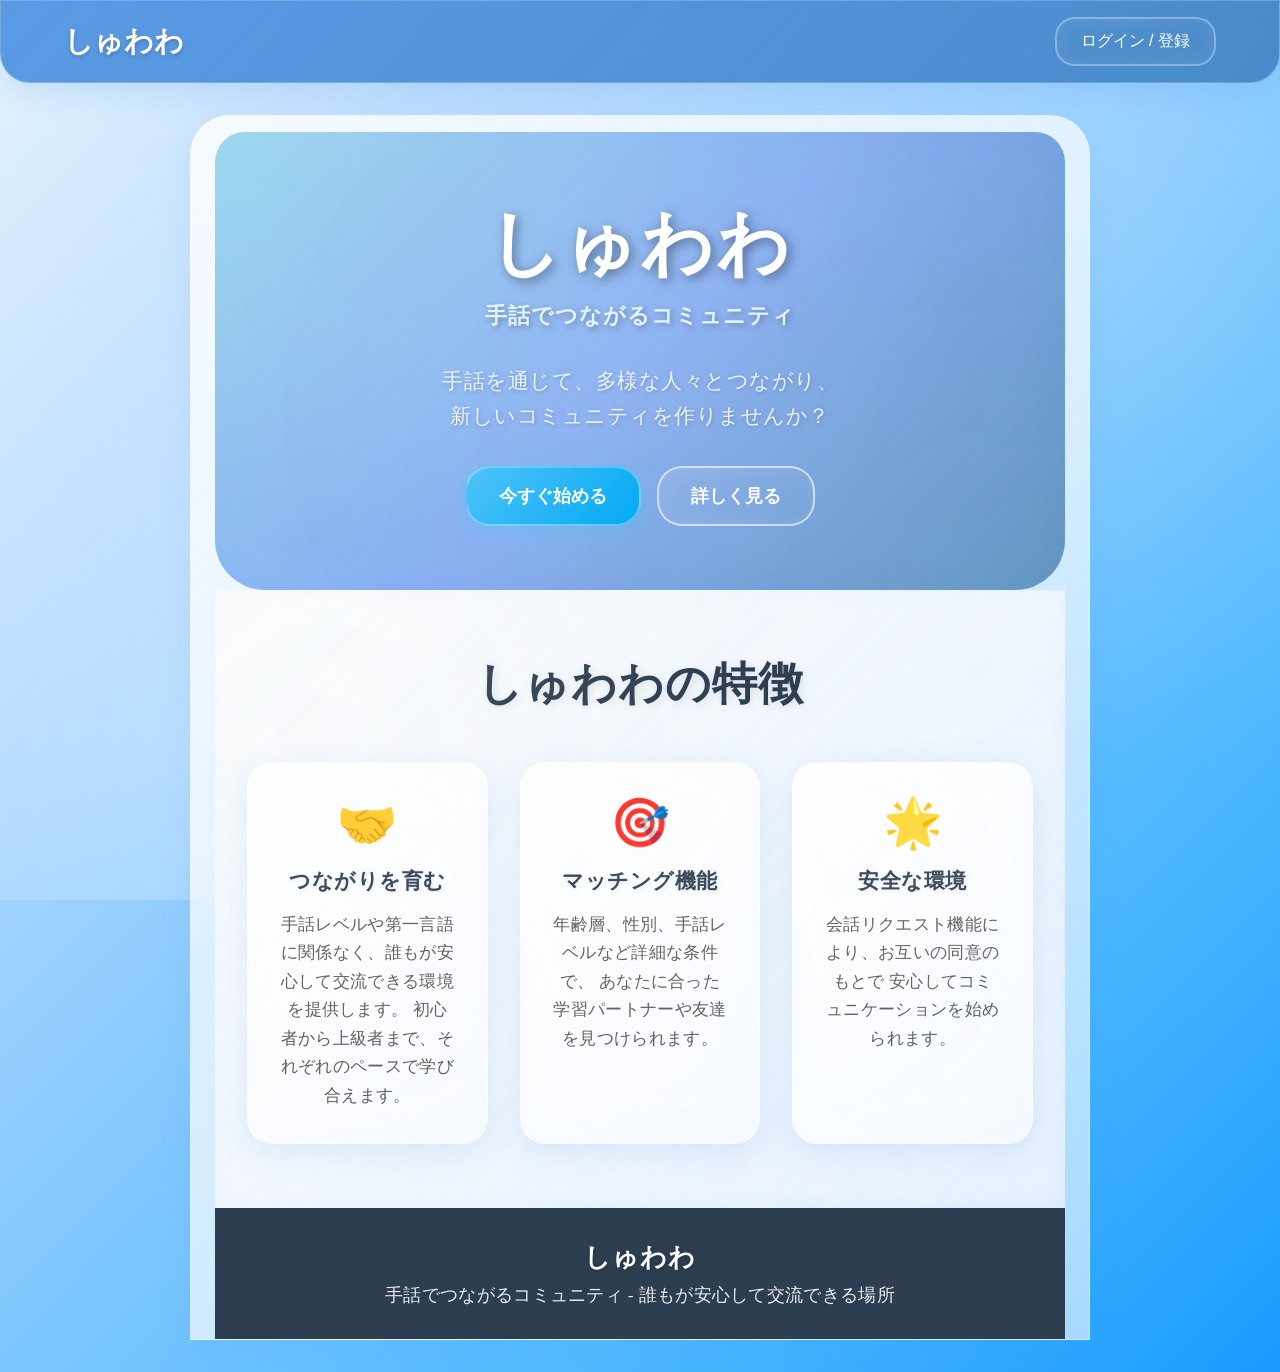
<file: index.html>
<!doctype html>
<html lang="ja">
  <head>
    <meta charset="UTF-8" />
    <link rel="icon" type="image/svg+xml" href="/vite.svg" />
    <meta name="viewport" content="width=device-width, initial-scale=1.0" />
    
    <!-- Primary Meta Tags -->
    <title>しゅわわ - 手話でつながるコミュニティ</title>
    <meta name="title" content="しゅわわ - 手話でつながるコミュニティ" />
    <meta name="description" content="手話を通じて、多様な人々とつながり、新しいコミュニティを作りませんか？初心者から上級者まで、誰もが安心して交流できる手話コミュニティプラットフォームです。" />
    <meta name="keywords" content="手話,コミュニティ,手話学習,手話交流,ろう者,難聴者,手話通訳" />
    <meta name="author" content="しゅわわ" />
    <meta name="robots" content="index, follow" />
    <meta name="language" content="Japanese" />
    
    <!-- Open Graph / Facebook -->
    <meta property="og:type" content="website" />
    <meta property="og:url" content="https://lalalapass.github.io/shuwawa/" />
    <meta property="og:title" content="しゅわわ - 手話でつながるコミュニティ" />
    <meta property="og:description" content="手話を通じて、多様な人々とつながり、新しいコミュニティを作りませんか？初心者から上級者まで、誰もが安心して交流できる手話コミュニティプラットフォームです。" />
    <meta property="og:locale" content="ja_JP" />
    
    <!-- Twitter -->
    <meta property="twitter:card" content="summary_large_image" />
    <meta property="twitter:url" content="https://lalalapass.github.io/shuwawa/" />
    <meta property="twitter:title" content="しゅわわ - 手話でつながるコミュニティ" />
    <meta property="twitter:description" content="手話を通じて、多様な人々とつながり、新しいコミュニティを作りませんか？初心者から上級者まで、誰もが安心して交流できる手話コミュニティプラットフォームです。" />
    
    <!-- Canonical URL -->
    <link rel="canonical" href="https://lalalapass.github.io/shuwawa/" />
    <script type="module" crossorigin src="/assets/index-CEddmkeu.js"></script>
    <link rel="stylesheet" crossorigin href="/assets/index-N8x0WU8s.css">
  </head>
  <body>
    <div id="root"></div>
  </body>
</html>
</file>
<file: assets/index-N8x0WU8s.css>
*{margin:0;padding:0;box-sizing:border-box}*,h1,h2,h3,h4,h5,h6,p,span,div,button,a,input,textarea,label{writing-mode:horizontal-tb!important;text-orientation:mixed!important;direction:ltr!important;unicode-bidi:normal!important}body{font-family:-apple-system,BlinkMacSystemFont,Segoe UI,Roboto,Oxygen,Ubuntu,Cantarell,Fira Sans,Droid Sans,Helvetica Neue,sans-serif;-webkit-font-smoothing:antialiased;-moz-osx-font-smoothing:grayscale;background:linear-gradient(135deg,#e8f4fd,#b3d9ff,#80c7ff,#4db8ff,#1a9bff);color:#2c3e50;min-height:100vh;position:relative;overflow-x:hidden}body:before{content:"";position:fixed;top:0;left:0;width:100%;height:100%;background:radial-gradient(circle at 20% 80%,rgba(255,255,255,.3) 0%,transparent 50%),radial-gradient(circle at 80% 20%,rgba(255,255,255,.2) 0%,transparent 50%),radial-gradient(circle at 40% 40%,rgba(255,255,255,.1) 0%,transparent 50%);animation:bubbleFloat 20s ease-in-out infinite;pointer-events:none;z-index:-1}@keyframes bubbleFloat{0%,to{transform:translateY(0) rotate(0)}25%{transform:translateY(-20px) rotate(1deg)}50%{transform:translateY(-10px) rotate(-1deg)}75%{transform:translateY(-30px) rotate(.5deg)}}.app{min-height:100vh}.navigation{background:linear-gradient(135deg,#4a90e2e6,#357abdcc);backdrop-filter:blur(20px);-webkit-backdrop-filter:blur(20px);color:#fff;padding:1rem 0;box-shadow:0 8px 32px #4a90e233;border-radius:0 0 30px 30px;border:1px solid rgba(255,255,255,.2)}.nav-container{max-width:1200px;margin:0 auto;padding:0 1.5rem;display:flex;justify-content:space-between;align-items:center;flex-wrap:wrap;gap:1rem}.nav-brand a{color:#fff;text-decoration:none;font-size:1.8rem;font-weight:700;text-shadow:0 2px 4px rgba(0,0,0,.2)}.nav-links{display:flex;gap:.5rem;flex-wrap:wrap;justify-content:center}.nav-links a{color:#fff;text-decoration:none;padding:.75rem 1.2rem;border-radius:20px;transition:all .3s ease;font-weight:500;white-space:nowrap;background:#ffffff1a;-webkit-backdrop-filter:blur(10px);backdrop-filter:blur(10px)}.nav-links a:hover{background:#fff3;transform:translateY(-2px);box-shadow:0 4px 12px #0003}.nav-links a.active{background:#ffffff40;box-shadow:0 4px 12px #0003}.notification-badge{position:absolute;top:-8px;right:-8px;background:linear-gradient(135deg,#ff4757,#ff3742);color:#fff;border-radius:50%;min-width:20px;height:20px;display:flex;align-items:center;justify-content:center;font-size:.75rem;font-weight:600;box-shadow:0 2px 8px #ff475766;border:2px solid white;animation:badgePulse 2s ease-in-out infinite}@keyframes badgePulse{0%,to{transform:scale(1)}50%{transform:scale(1.1)}}.nav-links a{position:relative}.nav-actions{display:flex;align-items:center;gap:.5rem;flex-wrap:nowrap;justify-content:flex-end}.nav-actions .nav-link{color:#fff;text-decoration:none;padding:.5rem 1rem;border-radius:20px;transition:all .3s ease;font-weight:500;white-space:nowrap;background:#ffffff1a;-webkit-backdrop-filter:blur(10px);backdrop-filter:blur(10px);display:inline-flex;align-items:center;justify-content:center;min-width:80px;height:40px;font-size:.8rem}.nav-actions .nav-link:hover{background:#fff3;transform:translateY(-2px);box-shadow:0 4px 12px #0003}.nav-actions .nav-link.active{background:#ffffff40;box-shadow:0 4px 12px #0003}.logout-button{background:linear-gradient(135deg,#ff6b6b,#ee5a52);color:#fff;border:none;padding:.5rem 1rem;border-radius:20px;cursor:pointer;font-size:.8rem;font-weight:500;transition:all .3s ease;box-shadow:0 4px 12px #ee5a524d;display:inline-flex;align-items:center;justify-content:center;min-width:80px;height:40px;white-space:nowrap}.logout-button:hover{transform:translateY(-2px);box-shadow:0 6px 16px #ee5a5266}.main-content{max-width:900px;margin:2rem auto;padding:0 1.5rem;background:linear-gradient(135deg,#fffc,#f8fbff99);backdrop-filter:blur(20px);-webkit-backdrop-filter:blur(20px);min-height:calc(100vh - 120px);border-radius:40px 40px 0 0;border:1px solid rgba(255,255,255,.3);box-shadow:0 8px 32px #4a90e21a}.auth-page{min-height:100vh;display:flex;align-items:center;justify-content:center;background:linear-gradient(135deg,#667eea,#764ba2)}.auth-container{background:#fff;padding:2rem;border-radius:8px;box-shadow:0 4px 6px #0000001a;width:100%;max-width:400px}.auth-container h1{text-align:center;color:#2c3e50;margin-bottom:.5rem;font-size:2rem}.subtitle{text-align:center;color:#7f8c8d;margin-bottom:2rem}.auth-form h2{margin-bottom:1.5rem;color:#2c3e50}.form-group label{display:block;margin-bottom:.5rem;color:#2c3e50;font-weight:500}.form-group input,.form-group select,.form-group textarea{width:100%;padding:.75rem;border:1px solid #ddd;border-radius:4px;font-size:1rem}.form-group input:focus,.form-group select:focus,.form-group textarea:focus{outline:none;border-color:#3498db;box-shadow:0 0 0 2px #3498db33}.error{background-color:#fee;color:#c0392b;padding:.75rem;border-radius:4px;margin-bottom:1rem;border:1px solid #f5c6cb}button{background-color:#3498db;color:#fff;border:none;padding:.75rem 1.5rem;border-radius:4px;cursor:pointer;font-size:1rem;transition:background-color .2s;width:100%}button:hover:not(:disabled){background-color:#2980b9}button:disabled{background-color:#bdc3c7;cursor:not-allowed}.link-button{background:none;color:#3498db;border:none;cursor:pointer;text-decoration:underline;font-size:inherit;width:auto;padding:0}.link-button:hover{color:#2980b9;background:none}.timeline-container{display:flex;flex-direction:column;gap:2rem;max-width:700px;margin:0 auto;padding:2rem 0}.create-post{background:linear-gradient(135deg,#fff,#f8fbff);padding:2rem;border-radius:20px;box-shadow:0 8px 32px #4a90e226;border:1px solid rgba(74,144,226,.1)}.create-post h3{margin-bottom:1.5rem;color:#357abd;font-size:1.3rem;font-weight:600}.create-post textarea{width:100%;min-height:120px;padding:1.2rem;border:2px solid #e8f2ff;border-radius:16px;resize:vertical;font-family:inherit;font-size:1rem;transition:all .3s ease;background:#fafcff}.create-post textarea:focus{outline:none;border-color:#4a90e2;box-shadow:0 0 0 4px #4a90e21a}.create-post input{width:100%;padding:1rem;border:2px solid #e8f2ff;border-radius:16px;margin:1rem 0;font-size:1rem;transition:all .3s ease;background:#fafcff}.create-post input:focus{outline:none;border-color:#4a90e2;box-shadow:0 0 0 4px #4a90e21a}.create-post button{background:linear-gradient(135deg,#4a90e2,#357abd);color:#fff;border:none;padding:1rem 2rem;border-radius:20px;cursor:pointer;font-size:1rem;font-weight:600;transition:all .3s ease;box-shadow:0 4px 16px #4a90e24d}.create-post button:hover{transform:translateY(-2px);box-shadow:0 6px 20px #4a90e266}.create-post button:disabled{background:linear-gradient(135deg,#bdc3c7,#95a5a6);cursor:not-allowed;transform:none;box-shadow:none}.posts-list{display:flex;flex-direction:column;gap:2rem}.post-card{background:linear-gradient(135deg,#fff,#f8fbff);padding:1.5rem;border-radius:20px;box-shadow:0 8px 32px #4a90e21f;border:1px solid rgba(74,144,226,.08);transition:all .3s ease;position:relative}.post-card:hover{transform:translateY(-4px);box-shadow:0 12px 40px #4a90e22e}.post-header{margin-bottom:.75rem;padding-bottom:.75rem;border-bottom:2px solid #f0f6ff}.post-header{display:flex;justify-content:space-between;align-items:center;gap:1rem}.post-header .user-info{display:flex;justify-content:space-between;align-items:center;gap:1rem;flex:1}.post-header .user-info strong{font-weight:600;color:#357abd;font-size:1.1rem}.post-date{color:#7ba7d9;font-size:.9rem;font-weight:500}.post-menu-container{position:relative}.post-menu-button{background:none;border:none;font-size:1.5rem;color:#7ba7d9;cursor:pointer;padding:.25rem .5rem;border-radius:4px;transition:all .2s ease;line-height:1;display:flex;align-items:center;justify-content:center}.post-menu-button:hover{background-color:#7ba7d91a;color:#357abd}.post-menu-button:disabled{opacity:.5;cursor:not-allowed}.post-menu-dropdown{position:absolute;top:100%;right:0;margin-top:.5rem;background:#fff;border-radius:8px;box-shadow:0 4px 16px #00000026;z-index:1000;min-width:180px;overflow:hidden;border:1px solid rgba(74,144,226,.1)}.post-menu-item{display:block;width:100%;padding:.75rem 1rem;text-align:left;background:none;border:none;cursor:pointer;color:#2c3e50;font-size:.95rem;transition:background-color .2s ease}.post-menu-item:hover:not(:disabled){background-color:#f0f6ff}.post-menu-item:disabled{opacity:.5;cursor:not-allowed}.post-menu-item-delete{color:#e74c3c}.post-menu-item-delete:hover:not(:disabled){background-color:#ffeaea}.post-content{position:relative;margin-bottom:.75rem;display:flex;align-items:flex-start;gap:1rem}.user-avatar{flex-shrink:0;margin-top:.5rem}.avatar-circle{width:50px;height:50px;border-radius:50%;background:linear-gradient(135deg,#4a90e2,#357abd);display:flex;align-items:center;justify-content:center;color:#fff;font-size:1.2rem;font-weight:700;box-shadow:0 4px 12px #4a90e24d;transition:all .3s ease}.avatar-circle:hover{transform:scale(1.1);box-shadow:0 6px 16px #4a90e266}.speech-bubble{background:linear-gradient(135deg,#f8fbff,#e8f2ff);padding:1rem;border-radius:20px 20px 20px 8px;position:relative;box-shadow:0 4px 16px #4a90e21a;border:1px solid rgba(74,144,226,.1);flex:1;transition:all .3s ease}.speech-bubble:before{content:"";position:absolute;left:-12px;top:20px;width:0;height:0;border-top:12px solid transparent;border-bottom:12px solid transparent;border-right:12px solid #e8f2ff;filter:drop-shadow(-2px 0 4px rgba(74,144,226,.1))}.speech-bubble:hover{transform:translateY(-2px);box-shadow:0 6px 20px #4a90e226}.speech-bubble p{line-height:1.6;margin-bottom:.5rem;color:#2c3e50;font-size:1.05rem}.post-video{width:100%;max-width:450px;border-radius:16px;box-shadow:0 4px 20px #0000001a;margin:.75rem 0}.bubble-like-container{position:absolute;right:1rem;top:1rem;z-index:10}.bubble-like-button{background:linear-gradient(135deg,#ff6b6b,#ee5a52);color:#fff;border:none;width:60px;height:60px;border-radius:50%;cursor:pointer;font-size:.9rem;font-weight:600;transition:all .3s ease;box-shadow:0 6px 20px #ff6b6b66;display:flex;flex-direction:column;align-items:center;justify-content:center;gap:.2rem;position:relative;overflow:hidden}.bubble-like-button:before{content:"";position:absolute;top:-50%;left:-50%;width:200%;height:200%;background:radial-gradient(circle,rgba(255,255,255,.3) 0%,transparent 70%);animation:bubbleFloat 3s ease-in-out infinite;pointer-events:none}@keyframes bubbleFloat{0%,to{transform:translate(0) scale(1)}50%{transform:translate(10px,-10px) scale(1.1)}}.bubble-like-button:hover:not(:disabled){transform:translateY(-4px) scale(1.1);box-shadow:0 8px 25px #ff6b6b80}.bubble-like-button.liking{background:linear-gradient(135deg,#4a90e2,#357abd);box-shadow:0 6px 20px #4a90e266;animation:bubblePulse .6s ease-in-out}@keyframes bubblePulse{0%{transform:scale(1)}50%{transform:scale(1.2)}to{transform:scale(1)}}.bubble-icon{font-size:1.2rem;animation:heartBeat 2s ease-in-out infinite}@keyframes heartBeat{0%,to{transform:scale(1)}50%{transform:scale(1.1)}}.like-count{font-size:.8rem;font-weight:700;text-shadow:0 1px 2px rgba(0,0,0,.2)}.loading{text-align:center;padding:2rem;color:#7f8c8d}.no-posts{text-align:center;padding:2rem;color:#7f8c8d;background:#fff;border-radius:8px;box-shadow:0 2px 4px #0000001a}@media(max-width:768px){.nav-container{flex-direction:column;gap:1rem}.nav-links{gap:1rem}.main-content{margin:1rem auto;padding:0 .5rem}.auth-container{margin:1rem}}.users-page{max-width:1200px;margin:0 auto;padding:2rem}.users-container{display:flex;flex-direction:column;gap:2rem}.user-search{background:#fff;padding:1.5rem;border-radius:8px;box-shadow:0 2px 4px #0000001a}.search-filters{display:grid;grid-template-columns:repeat(auto-fit,minmax(200px,1fr));gap:1rem;margin-top:1rem}.filter-group{display:flex;flex-direction:column;gap:.5rem}.filter-group label{font-weight:500;color:#555}.filter-group input,.filter-group select{padding:.5rem;border:1px solid #ddd;border-radius:4px;font-size:1rem;box-sizing:border-box}.clear-filters{padding:.5rem 1rem;background-color:#6c757d;color:#fff;border:1px solid #ddd;border-radius:4px;cursor:pointer;font-size:1rem;box-sizing:border-box;margin-top:calc(1em + .5rem);align-self:start}.clear-filters:hover{background-color:#5a6268}.users-grid{display:grid;grid-template-columns:repeat(auto-fill,minmax(300px,1fr));gap:1rem}.user-card{background:linear-gradient(135deg,#ffffffe6,#f8fbffb3);backdrop-filter:blur(20px);-webkit-backdrop-filter:blur(20px);padding:1.5rem;border-radius:25px;box-shadow:0 8px 32px #4a90e226;border:1px solid rgba(255,255,255,.3);display:flex;flex-direction:column;height:100%;transition:all .3s ease;position:relative;overflow:hidden}.user-card:before{content:"";position:absolute;top:-50%;left:-50%;width:200%;height:200%;background:radial-gradient(circle,rgba(255,255,255,.1) 0%,transparent 70%);animation:cardBubble 8s ease-in-out infinite;pointer-events:none}.user-card:hover{transform:translateY(-5px) scale(1.02);box-shadow:0 12px 40px #4a90e240}.user-header{margin-bottom:1rem;flex-shrink:0}.user-header .user-info{display:flex;flex-direction:column;gap:.5rem}.user-header .user-info h3{margin-bottom:0;color:#2c3e50;font-size:1.5rem;font-weight:600}.user-details{display:flex;flex-wrap:wrap;gap:.5rem}.badge{background-color:#e9ecef;color:#495057;padding:.25rem .5rem;border-radius:12px;font-size:.875rem}.user-profile{margin:1rem 0;color:#666;flex-grow:1;display:flex;flex-direction:column;justify-content:flex-start}.user-actions{margin-top:auto;padding-top:1rem;flex-shrink:0}.request-button{background:linear-gradient(135deg,#4a90e2,#357abd);color:#fff;border:none;padding:.75rem 1.5rem;border-radius:20px;cursor:pointer;width:100%;font-weight:600;font-size:.95rem;transition:all .3s ease;box-shadow:0 4px 12px #4a90e24d;backdrop-filter:blur(10px);-webkit-backdrop-filter:blur(10px)}.request-button:hover{background:linear-gradient(135deg,#357abd,#2c5aa0);transform:translateY(-2px);box-shadow:0 6px 16px #4a90e266}.request-sent-disabled{background:linear-gradient(135deg,#95a5a6,#7f8c8d);color:#fff;border:none;padding:.75rem 1.5rem;border-radius:20px;width:100%;font-weight:600;font-size:.95rem;text-align:center;box-shadow:0 4px 12px #95a5a64d;cursor:not-allowed}.request-sent-with-cancel{display:flex;align-items:center;justify-content:space-between;gap:.75rem;background:linear-gradient(135deg,#95a5a6,#7f8c8d);color:#fff;border:none;padding:.75rem 1.5rem;border-radius:20px;width:100%;font-weight:600;font-size:.95rem;box-shadow:0 4px 12px #95a5a64d}.request-sent-text{flex:1;text-align:left}.checking-request{background:linear-gradient(135deg,#bdc3c7,#95a5a6);color:#fff;border:none;padding:.75rem 1.5rem;border-radius:20px;width:100%;font-weight:600;font-size:.95rem;text-align:center;box-shadow:0 4px 12px #bdc3c74d;cursor:wait}.message-form{display:flex;flex-direction:column;gap:.5rem}.message-form textarea{padding:.5rem;border:1px solid #ddd;border-radius:4px;resize:vertical}.form-actions{display:flex;gap:.5rem}.send-button{background-color:#28a745;color:#fff;border:none;padding:.5rem 1rem;border-radius:20px;cursor:pointer;flex:1;min-width:0}.send-button:hover{background-color:#218838}.cancel-button{background-color:#6c757d;color:#fff;border:none;padding:.5rem 1rem;border-radius:20px;cursor:pointer;flex-shrink:0;width:auto;min-width:80px}.cancel-button:hover{background-color:#5a6268}.chat-button{background-color:#4a90e2;color:#fff;border:none;padding:.75rem 1.5rem;border-radius:20px;cursor:pointer;flex-shrink:0;width:auto;min-width:100px;font-weight:600;font-size:.95rem}.chat-button:hover{background-color:#357abd}.chat-button:disabled{background-color:#95a5a6;cursor:not-allowed}.request-sent{color:#28a745;font-weight:500;text-align:center;padding:.5rem}.no-users{text-align:center;color:#666;padding:2rem}.requests-page{max-width:800px;margin:0 auto;padding:2rem}.requests-container h2{margin-bottom:2rem;color:#2c3e50}.requests-header{display:flex;flex-direction:column;gap:1rem;margin-bottom:2rem}.tab-navigation{display:flex;gap:.5rem;justify-content:stretch;flex-wrap:nowrap;flex-direction:row;width:100%}.tab-button{background:linear-gradient(135deg,#f8fbff,#e8f2ff);border:2px solid #e8f2ff;border-radius:12px;padding:.75rem 1.5rem;cursor:pointer;font-size:.9rem;font-weight:500;transition:all .3s ease;color:#357abd;display:inline-flex;align-items:center;gap:.5rem;flex:1;justify-content:center;min-width:0}.tab-button:hover{background:linear-gradient(135deg,#e8f2ff,#d0e7ff);transform:translateY(-1px);border-color:#4a90e2}.tab-button.active{background:linear-gradient(135deg,#4a90e2,#357abd);color:#fff;border-color:#4a90e2;box-shadow:0 4px 12px #4a90e24d}.requests-list{display:flex;flex-direction:column;gap:1rem}.request-card{background:linear-gradient(135deg,#fff,#f8fbff);padding:1.5rem;border-radius:16px;box-shadow:0 4px 20px #4a90e21a;border:1px solid rgba(74,144,226,.1);transition:all .3s ease}.request-card:hover{transform:translateY(-2px);box-shadow:0 6px 24px #4a90e226}.request-header{display:flex;justify-content:space-between;align-items:center;margin-bottom:1rem}.sender-info{display:flex;flex-direction:column;gap:.25rem}.request-date{color:#7ba7d9;font-size:.875rem;font-weight:500}.request-message{margin:1rem 0;padding:1rem;background:linear-gradient(135deg,#f8fbff,#e8f2ff);border-radius:12px;border-left:4px solid #4a90e2;box-shadow:0 2px 8px #4a90e21a}.request-actions{display:flex;gap:1rem}.accept-button{background:linear-gradient(135deg,#e6f6ef,#f6fcfa);color:#083826;border:1px solid rgba(8,56,38,.25);padding:.75rem 1.5rem;border-radius:12px;cursor:pointer;font-weight:500;transition:all .3s ease;box-shadow:0 2px 8px #0838261f;text-shadow:0 1px 0 rgba(255,255,255,.65)}.reject-button{background:linear-gradient(135deg,#fde7ea,#fff5f6);color:#5c1117;border:1px solid rgba(92,17,23,.25);padding:.75rem 1.5rem;border-radius:12px;cursor:pointer;font-weight:500;transition:all .3s ease;box-shadow:0 2px 8px #5c11171f;text-shadow:0 1px 0 rgba(255,255,255,.65)}.sent-request-card{background:linear-gradient(135deg,#fff,#f8fbff);padding:1.5rem;border-radius:16px;box-shadow:0 4px 20px #4a90e21a;border:1px solid rgba(74,144,226,.1);transition:all .3s ease}.sent-request-card:hover{transform:translateY(-2px);box-shadow:0 6px 24px #4a90e226}.receiver-info{display:flex;flex-direction:column;gap:.25rem}.request-status{padding:.25rem .75rem;border-radius:12px;font-size:.8rem;font-weight:600}.no-requests{text-align:center;color:#7ba7d9;padding:3rem;font-style:italic}.status-filter{display:flex;align-items:center;gap:1rem;margin-top:1rem;padding:1rem;background:linear-gradient(135deg,#f8fbff,#e8f2ff);border-radius:12px;border:1px solid rgba(74,144,226,.1)}.status-filter label{font-weight:500;color:#357abd;font-size:.9rem;white-space:nowrap}.status-select{padding:.5rem 1rem;border:2px solid #e8f2ff;border-radius:8px;background:#fff;color:#357abd;font-size:.9rem;font-weight:500;cursor:pointer;transition:all .3s ease;min-width:150px}.status-select:focus{outline:none;border-color:#4a90e2;box-shadow:0 0 0 3px #4a90e21a}.status-select:hover{border-color:#4a90e2;background:#fafcff}.chat-page{max-width:1200px;margin:0 auto;padding:2rem;height:calc(100vh - 120px)}.chat-container{display:grid;grid-template-columns:300px 1fr;gap:1rem;height:100%;background:linear-gradient(135deg,#ffffffe6,#f8fbffb3);backdrop-filter:blur(20px);-webkit-backdrop-filter:blur(20px);border-radius:25px;box-shadow:0 8px 32px #4a90e226;border:1px solid rgba(255,255,255,.3);overflow:hidden;position:relative}.chat-container:before{content:"";position:absolute;top:-50%;left:-50%;width:200%;height:200%;background:radial-gradient(circle at 20% 80%,rgba(255,255,255,.1) 0%,transparent 50%),radial-gradient(circle at 80% 20%,rgba(255,255,255,.08) 0%,transparent 50%);animation:chatBubbleFloat 15s ease-in-out infinite;pointer-events:none;z-index:0}@keyframes chatBubbleFloat{0%,to{transform:translateY(0) rotate(0)}25%{transform:translateY(-20px) rotate(1deg)}50%{transform:translateY(-10px) rotate(-1deg)}75%{transform:translateY(-30px) rotate(.5deg)}}.chat-main{display:flex;flex-direction:column;height:100%;overflow:hidden}.chat-sidebar{border-right:1px solid #eee;display:flex;flex-direction:column}.chat-room-list{padding:1rem;height:100%;overflow-y:auto}.chat-room-list h3{margin-bottom:1rem;color:#2c3e50}.rooms{display:flex;flex-direction:column;gap:.5rem}.room-item{padding:1rem;border-radius:12px;cursor:pointer;transition:all .3s ease;background:linear-gradient(135deg,#ffffffe6,#f8fbffb3);backdrop-filter:blur(10px);-webkit-backdrop-filter:blur(10px);border:1px solid rgba(74,144,226,.1);box-shadow:0 2px 8px #4a90e21a;margin-bottom:.5rem}.room-item:hover{background:linear-gradient(135deg,#fffffff2,#f8fbffcc);transform:translateY(-2px);box-shadow:0 4px 16px #4a90e226}.room-item.selected{background:linear-gradient(135deg,#4a90e2,#357abd);color:#fff;box-shadow:0 4px 16px #4a90e24d}.room-header{margin-bottom:.5rem}.room-user-info{display:flex;justify-content:space-between;align-items:center;margin-bottom:.25rem}.room-username{font-size:1rem;font-weight:600;color:#2c3e50}.room-item.selected .room-username{color:#fff}.last-message-time{font-size:.75rem;opacity:.7;color:#7ba7d9;font-weight:500}.room-item.selected .last-message-time{color:#fffc}.room-content{margin-top:.25rem}.last-message{font-size:.875rem;opacity:.8;color:#555;line-height:1.4;overflow:hidden;text-overflow:ellipsis;white-space:nowrap}.room-item.selected .last-message{color:#ffffffe6}.room-meta{display:flex;align-items:center;gap:.5rem}.unread-badge{background:linear-gradient(135deg,#ff4757,#ff3742);color:#fff;border-radius:50%;min-width:18px;height:18px;display:flex;align-items:center;justify-content:center;font-size:.7rem;font-weight:600;box-shadow:0 2px 6px #ff475766;border:1px solid white;animation:badgePulse 2s ease-in-out infinite}.room-item.selected .unread-badge{background:linear-gradient(135deg,#ff6b6b,#ff5252);border-color:#ffffff4d}.no-rooms{text-align:center;color:#666;padding:2rem}.chat-main{display:flex;flex-direction:column;height:100%}.chat-header{padding:1rem;border-bottom:1px solid #eee;background-color:#f8f9fa}.chat-header h3{color:#2c3e50}.chat-messages{flex:1;overflow-y:auto;padding:1.5rem;background:linear-gradient(135deg,#ffffff1a,#f8fbff0d);position:relative;z-index:1}.chat-messages::-webkit-scrollbar{width:8px}.chat-messages::-webkit-scrollbar-track{background:#4a90e21a;border-radius:4px}.chat-messages::-webkit-scrollbar-thumb{background:linear-gradient(135deg,#4a90e2,#357abd);border-radius:4px}.chat-messages::-webkit-scrollbar-thumb:hover{background:linear-gradient(135deg,#357abd,#2c5aa0)}.message-list{height:100%;display:flex;flex-direction:column}.messages{display:flex;flex-direction:column;gap:.5rem}.message{display:flex;align-items:flex-end;gap:.75rem;max-width:70%;margin-bottom:1rem;position:relative;z-index:1}.message.own{align-self:flex-end;flex-direction:row-reverse}.message.other{align-self:flex-start;flex-direction:row}.message-content{background:linear-gradient(135deg,#fff,#f8fbff);border-radius:20px 20px 20px 8px;padding:1rem 1.25rem;box-shadow:0 4px 16px #4a90e226;border:1px solid rgba(74,144,226,.1);position:relative;transition:all .3s ease;backdrop-filter:blur(10px);-webkit-backdrop-filter:blur(10px)}.message-content:before{content:"";position:absolute;left:-12px;top:20px;width:0;height:0;border-top:12px solid transparent;border-bottom:12px solid transparent;border-right:12px solid #f8fbff;filter:drop-shadow(-2px 0 4px rgba(74,144,226,.1))}.message-content:hover{transform:translateY(-2px);box-shadow:0 6px 20px #4a90e233}.message.own .message-content{background:linear-gradient(135deg,#4a90e2,#357abd);color:#fff;border-radius:20px 20px 8px;box-shadow:0 4px 16px #4a90e24d;border:1px solid rgba(74,144,226,.2)}.message.own .message-content:before{left:auto;right:-12px;border-right:none;border-left:12px solid #357abd;filter:drop-shadow(2px 0 4px rgba(74,144,226,.2))}.message.own .message-content:hover{transform:translateY(-2px);box-shadow:0 6px 20px #4a90e266}.message-time{font-size:.75rem;color:#7ba7d9;opacity:.8;white-space:nowrap;align-self:flex-end;padding-bottom:.5rem;font-weight:500;text-shadow:0 1px 2px rgba(255,255,255,.8)}.message.own .message-time,.message.other .message-time{color:#7ba7d9}.message-body{line-height:1.5}.message-text{margin:0;font-size:1rem;font-weight:400}.message-video video{max-width:100%;border-radius:4px}.no-messages{display:flex;flex-direction:column;justify-content:center;align-items:center;height:100%;color:#666;text-align:center}.no-room-selected{display:flex;justify-content:center;align-items:center;height:100%;color:#666;text-align:center}.chat-input{background:linear-gradient(135deg,#ffffffe6,#f8fbffb3);backdrop-filter:blur(20px);-webkit-backdrop-filter:blur(20px);border-top:1px solid rgba(74,144,226,.1);padding:1.5rem;position:relative;z-index:1}.chat-input:before{content:"";position:absolute;top:0;left:0;right:0;height:1px;background:linear-gradient(90deg,transparent,rgba(74,144,226,.3),transparent)}.message-input,.input-form{display:flex;flex-direction:column;gap:1rem}.text-input{width:100%;padding:1rem 1.25rem;border:2px solid rgba(74,144,226,.2);border-radius:20px;resize:vertical;font-family:inherit;font-size:1rem;transition:all .3s ease;background:linear-gradient(135deg,#fff,#f8fbff);min-height:100px;box-shadow:0 4px 16px #4a90e21a;backdrop-filter:blur(10px);-webkit-backdrop-filter:blur(10px)}.text-input:focus{outline:none;border-color:#4a90e2;box-shadow:0 0 0 4px #4a90e226,0 6px 20px #4a90e233;transform:translateY(-1px)}.text-input::placeholder{color:#7ba7d9;font-style:italic}.button-group{display:flex;gap:1rem;justify-content:flex-end;align-items:center}.send-button{background:linear-gradient(135deg,#4a90e2,#357abd);color:#fff;border:none;padding:1rem 2rem;border-radius:20px;cursor:pointer;font-weight:600;font-size:1rem;transition:all .3s ease;box-shadow:0 4px 16px #4a90e24d;white-space:nowrap;min-width:100px;position:relative;overflow:hidden}.send-button:before{content:"";position:absolute;top:0;left:-100%;width:100%;height:100%;background:linear-gradient(90deg,transparent,rgba(255,255,255,.2),transparent);transition:left .5s}.send-button:hover:before{left:100%}.send-button:hover:not(:disabled){background:linear-gradient(135deg,#357abd,#2c5aa0);transform:translateY(-3px);box-shadow:0 8px 25px #4a90e266}.send-button:active:not(:disabled){transform:translateY(-1px);box-shadow:0 4px 16px #4a90e24d}.send-button:disabled{background:linear-gradient(135deg,#bdc3c7,#95a5a6);cursor:not-allowed;transform:none;box-shadow:0 2px 8px #bdc3c74d}.refresh-button{background:linear-gradient(135deg,#6c757d,#495057);color:#fff;border:none;padding:.75rem 1.5rem;border-radius:12px;cursor:pointer;font-weight:500;transition:all .3s ease;box-shadow:0 4px 12px #6c757d4d;white-space:nowrap;min-width:80px}.refresh-button:hover:not(:disabled){background:linear-gradient(135deg,#495057,#343a40);transform:translateY(-2px);box-shadow:0 6px 16px #6c757d66}.refresh-button:disabled{background:#bdc3c7;cursor:not-allowed;transform:none;box-shadow:none}.profile-page{display:flex;flex-direction:column;gap:2rem;max-width:700px;margin:0 auto;padding:2rem 0}.profile-container{display:flex;flex-direction:column;gap:2rem}.profile-header-section{display:flex;flex-direction:column;gap:1rem}.profile-info-card{background:linear-gradient(135deg,#fff,#f8fbff);padding:2rem;border-radius:20px;box-shadow:0 8px 32px #4a90e226;border:1px solid rgba(74,144,226,.1)}.profile-tabs{display:flex;gap:1rem;background:linear-gradient(135deg,#fff,#f8fbff);padding:.5rem;border-radius:20px;box-shadow:0 8px 32px #4a90e226;border:1px solid rgba(74,144,226,.1)}.profile-tab{flex:1;padding:.75rem 1.5rem;background:transparent;border:none;border-radius:16px;cursor:pointer;font-size:1rem;font-weight:500;color:#666;transition:all .3s ease;text-align:center}.profile-tab:hover{background-color:#4a90e21a;color:#357abd}.profile-tab.active{color:#fff;background:linear-gradient(135deg,#4a90e2,#357abd);font-weight:600;box-shadow:0 4px 16px #4a90e24d}.profile-posts-section{display:flex;flex-direction:column;gap:2rem}.user-profile-page .profile-posts-section{padding:0 2rem 2rem}.user-profile-page .profile-posts-section h3{margin:0 0 1rem;color:#2c3e50;padding-bottom:.5rem;border-bottom:2px solid #007bff}.profile-posts-section .posts-list,.profile-edit-section{display:flex;flex-direction:column;gap:2rem}.profile-avatar{width:80px;height:80px;border-radius:50%;overflow:hidden;background:linear-gradient(135deg,#4a90e2,#357abd);display:flex;align-items:center;justify-content:center;box-shadow:0 4px 16px #4a90e24d}.profile-avatar img{width:100%;height:100%;object-fit:cover}.avatar-placeholder{font-size:2rem;font-weight:700;color:#fff}.profile-basic h3{margin:0 0 .5rem;color:#2c3e50;font-size:1.5rem;font-weight:600}.join-date{color:#7f8c8d;margin:0;font-size:.9rem}.profile-form{background:linear-gradient(135deg,#fff,#f8fbff);padding:2rem;border-radius:20px;box-shadow:0 8px 32px #4a90e226;border:1px solid rgba(74,144,226,.1)}.form-section{margin-bottom:2rem}.form-section h4{margin:0 0 1.5rem;color:#357abd;font-size:1.3rem;font-weight:600;padding-bottom:.75rem;border-bottom:2px solid rgba(74,144,226,.2)}.form-group{margin-bottom:1rem}.form-group label{display:block;margin-bottom:.5rem;font-weight:500;color:#555}.form-group input,.form-group select,.form-group textarea{width:100%;padding:1rem;border:2px solid #e8f2ff;border-radius:16px;font-size:1rem;transition:all .3s ease;background:#fafcff;font-family:inherit}.form-group input:focus,.form-group select:focus,.form-group textarea:focus{outline:none;border-color:#4a90e2;box-shadow:0 0 0 4px #4a90e21a;background:#fff}.form-group textarea{resize:vertical;min-height:100px}.error-message{background:linear-gradient(135deg,#ffe5e5,#ffd5d5);color:#c72525;padding:1rem 1.25rem;border-radius:16px;margin:1rem 0;border:2px solid rgba(199,37,37,.2);box-shadow:0 4px 12px #c725251a}.success-message{background:linear-gradient(135deg,#e5f7e5,#d5f5d5);color:#2d7a2d;padding:1rem 1.25rem;border-radius:16px;margin:1rem 0;border:2px solid rgba(45,122,45,.2);box-shadow:0 4px 12px #2d7a2d1a}.form-actions{margin-top:2rem;padding-top:1.5rem;border-top:2px solid rgba(74,144,226,.1)}.save-button{background:linear-gradient(135deg,#4a90e2,#357abd);color:#fff;border:none;padding:1rem 2rem;border-radius:20px;cursor:pointer;font-size:1rem;font-weight:600;transition:all .3s ease;box-shadow:0 4px 16px #4a90e24d}.save-button:hover{transform:translateY(-2px);box-shadow:0 6px 20px #4a90e266}.save-button:disabled{background:linear-gradient(135deg,#bdc3c7,#95a5a6);cursor:not-allowed;transform:none;box-shadow:none}.username-link{color:#007bff;text-decoration:underline;text-decoration-color:#007bff66;text-underline-offset:3px;transition:all .2s ease;cursor:pointer;font-weight:600;position:relative;display:inline-flex;align-items:center;gap:.25rem}.username-link:after{content:"→";opacity:0;transform:translate(-4px);transition:all .2s ease;font-size:.9em}.username-link:hover{color:#0056b3;text-decoration-color:#0056b3;transform:translate(2px)}.username-link:hover:after{opacity:1;transform:translate(0)}.user-profile-page{max-width:800px;margin:0 auto;padding:2rem}.user-profile-container{background:#fff;border-radius:8px;box-shadow:0 2px 4px #0000001a;overflow:hidden}.profile-header-section{background-color:#f8f9fa;padding:1.5rem;border-bottom:1px solid #eee}.back-button{background:none;border:none;color:#007bff;cursor:pointer;font-size:1rem;margin-bottom:1rem;padding:.5rem 0;text-decoration:underline}.back-button:hover{color:#0056b3}.profile-header{display:flex;align-items:center;gap:1.5rem}.profile-info{flex:1}.profile-info h2{margin:0 0 .5rem;color:#2c3e50;font-size:1.8rem}.profile-menu-container{position:relative;margin-left:auto}.profile-menu-button{background:none;border:none;font-size:1.5rem;color:#666;cursor:pointer;padding:.5rem;border-radius:50%;width:40px;height:40px;display:flex;align-items:center;justify-content:center;transition:all .2s ease;line-height:1}.profile-menu-button:hover{background-color:#0000000d;color:#333}.profile-menu{position:absolute;top:100%;right:0;margin-top:.5rem;background:#fff;border-radius:8px;box-shadow:0 4px 12px #00000026;min-width:180px;z-index:100;overflow:hidden;border:1px solid #e0e0e0}.profile-menu-item{display:block;width:100%;padding:.75rem 1rem;background:none;border:none;text-align:left;cursor:pointer;color:#333;font-size:.95rem;transition:background-color .2s ease}.profile-menu-item:hover:not(:disabled){background-color:#f5f5f5}.profile-menu-item:disabled{cursor:not-allowed;opacity:.6}.profile-menu-item.block-menu-item{color:#dc3545}.profile-menu-item.block-menu-item:hover:not(:disabled){background-color:#fff5f5;color:#c82333}.profile-menu-item.disabled{color:#999;cursor:default}.profile-stats{display:flex;gap:2rem;margin-top:1rem}.stat{display:flex;flex-direction:column;align-items:center}.stat-number{font-size:1.5rem;font-weight:700;color:#2c3e50}.stat-label{font-size:.875rem;color:#666}.profile-details{padding:2rem}.details-section{margin-bottom:2rem}.details-section h3{margin:0 0 1rem;color:#2c3e50;padding-bottom:.5rem;border-bottom:2px solid #007bff}.details-grid{display:grid;grid-template-columns:repeat(auto-fit,minmax(200px,1fr));gap:1rem}.detail-item{display:flex;flex-direction:column;gap:.5rem}.detail-label{font-weight:500;color:#555;font-size:.875rem}.detail-value.badge{align-self:flex-start}.profile-text{background-color:#f8f9fa;padding:1rem;border-radius:4px;border-left:4px solid #007bff}.profile-text p{margin:0;line-height:1.6;color:#333}.profile-actions{margin-top:2rem;padding-top:1.5rem;border-top:1px solid #eee}.profile-actions .message-form{background-color:#f8f9fa;padding:1.5rem;border-radius:8px;border:1px solid #ddd}.profile-actions .message-form h4{margin:0 0 1rem;color:#2c3e50}.profile-actions .message-form textarea{width:100%;padding:.75rem;border:1px solid #ddd;border-radius:4px;resize:vertical;margin-bottom:1rem}.error-page{max-width:600px;margin:2rem auto;padding:2rem;text-align:center}.error-page .error-message{background-color:#f8d7da;color:#721c24;padding:1rem;border-radius:4px;margin-bottom:1rem;border:1px solid #f5c6cb}.error-page .back-button{background-color:#007bff;color:#fff;border:none;padding:.75rem 1.5rem;border-radius:4px;cursor:pointer;text-decoration:none}.error-page .back-button:hover{background-color:#0056b3}.nav-auth{display:flex;align-items:center}.auth-link{color:#fff;text-decoration:none;padding:.75rem 1.5rem;border:2px solid rgba(255,255,255,.3);border-radius:20px;transition:all .3s ease;font-weight:500;background:#ffffff1a;-webkit-backdrop-filter:blur(10px);backdrop-filter:blur(10px)}.auth-link:hover{background:#fff3;transform:translateY(-2px);box-shadow:0 4px 12px #0003}.home-page{min-height:100vh}.hero-section{background:linear-gradient(135deg,#87ceebe6,#6495edcc,#4682b4e6);backdrop-filter:blur(20px);-webkit-backdrop-filter:blur(20px);color:#fff;padding:4rem 0;text-align:center;position:relative;overflow:hidden;border-radius:30px 30px 50px 50px;margin-top:1rem}.hero-section:before{content:"";position:absolute;top:-50%;left:-50%;width:200%;height:200%;background:radial-gradient(circle at 30% 20%,rgba(255,255,255,.1) 0%,transparent 50%),radial-gradient(circle at 70% 80%,rgba(255,255,255,.08) 0%,transparent 50%),radial-gradient(circle at 50% 50%,rgba(255,255,255,.05) 0%,transparent 50%);animation:bubbleRise 15s ease-in-out infinite;pointer-events:none}@keyframes bubbleRise{0%{transform:translateY(100px) rotate(0)}50%{transform:translateY(-50px) rotate(180deg)}to{transform:translateY(100px) rotate(360deg)}}.hero-container{max-width:800px;margin:0 auto;padding:0 2rem}.hero-logo{margin-bottom:2rem}.logo-text{font-family:Comic Sans MS,Chalkboard SE,Marker Felt,cursive;font-size:4.5rem;font-weight:800;margin:0;text-shadow:3px 3px 12px rgba(0,0,0,.4);color:#fff;position:relative;z-index:1;animation:logoGlow 3s ease-in-out infinite alternate;letter-spacing:2px}@keyframes logoGlow{0%{filter:drop-shadow(0 0 10px rgba(255,255,255,.3))}to{filter:drop-shadow(0 0 20px rgba(255,255,255,.6))}}.logo-subtitle{font-family:Comic Sans MS,Chalkboard SE,Marker Felt,cursive;font-size:1.4rem;font-weight:600;margin-top:.5rem;opacity:.95;color:#e6f7ff;text-shadow:2px 2px 6px rgba(0,0,0,.3);letter-spacing:1px}.hero-description{font-family:Comic Sans MS,Chalkboard SE,Marker Felt,cursive;font-size:1.3rem;font-weight:500;line-height:1.7;margin:2rem 0;opacity:.95;color:#f0f8ff;text-shadow:1px 1px 4px rgba(0,0,0,.2);letter-spacing:.5px}.hero-actions{display:flex;gap:1rem;justify-content:center;flex-wrap:wrap;margin-top:2rem}.cta-button{display:inline-block;padding:1rem 2rem;border-radius:25px;text-decoration:none;font-weight:600;font-size:1.1rem;transition:all .3s ease;border:2px solid transparent;position:relative;overflow:hidden;backdrop-filter:blur(10px);-webkit-backdrop-filter:blur(10px)}.cta-button:before{content:"";position:absolute;top:0;left:-100%;width:100%;height:100%;background:linear-gradient(90deg,transparent,rgba(255,255,255,.2),transparent);transition:left .5s}.cta-button:hover:before{left:100%}.cta-button.primary{background:linear-gradient(135deg,#4fc3f7,#29b6f6,#03a9f4);color:#fff;box-shadow:0 6px 20px #4fc3f766;border:2px solid rgba(255,255,255,.3)}.cta-button.primary:hover{background:linear-gradient(135deg,#29b6f6,#03a9f4,#0288d1);transform:translateY(-3px) scale(1.05);box-shadow:0 8px 25px #4fc3f799}.cta-button.secondary{background:linear-gradient(135deg,#fff3,#ffffff1a);color:#fff;border:2px solid rgba(255,255,255,.6);backdrop-filter:blur(10px);-webkit-backdrop-filter:blur(10px)}.cta-button.secondary:hover{background:linear-gradient(135deg,#fff6,#ffffff4d);color:#fff;transform:translateY(-2px) scale(1.03);border-color:#fffc}.cta-button.large{padding:1.2rem 3rem;font-size:1.2rem}.container{max-width:1200px;margin:0 auto;padding:0 2rem}.features-section,.mission-section,.impact-section,.cta-section{padding:4rem 0}.features-section{background:linear-gradient(135deg,#f8f9facc,#e9f0ff99);backdrop-filter:blur(10px);-webkit-backdrop-filter:blur(10px);position:relative}.features-section:before{content:"";position:absolute;inset:0;background:radial-gradient(circle at 10% 20%,rgba(255,255,255,.1) 0%,transparent 50%),radial-gradient(circle at 90% 80%,rgba(255,255,255,.08) 0%,transparent 50%);pointer-events:none}.mission-section{background:linear-gradient(135deg,#ffffffe6,#f8fbffb3);backdrop-filter:blur(10px);-webkit-backdrop-filter:blur(10px);position:relative}.mission-section:before{content:"";position:absolute;inset:0;background:radial-gradient(circle at 80% 20%,rgba(255,255,255,.1) 0%,transparent 50%),radial-gradient(circle at 20% 80%,rgba(255,255,255,.08) 0%,transparent 50%);pointer-events:none}.impact-section{background:linear-gradient(135deg,#f8f9facc,#e9f0ff99);backdrop-filter:blur(10px);-webkit-backdrop-filter:blur(10px);position:relative}.impact-section:before{content:"";position:absolute;inset:0;background:radial-gradient(circle at 30% 30%,rgba(255,255,255,.1) 0%,transparent 50%),radial-gradient(circle at 70% 70%,rgba(255,255,255,.08) 0%,transparent 50%);pointer-events:none}.cta-section{background:linear-gradient(135deg,#4facfe,#00f2fe);color:#fff;text-align:center}.section-title{font-family:Comic Sans MS,Chalkboard SE,Marker Felt,cursive;text-align:center;font-size:2.8rem;font-weight:700;margin-bottom:3rem;color:#2c3e50;text-shadow:2px 2px 8px rgba(0,0,0,.1);letter-spacing:1px}.cta-section .section-title{color:#fff}.features-grid{display:grid;grid-template-columns:repeat(3,1fr);gap:2rem;margin-top:2rem;max-width:1200px;margin-left:auto;margin-right:auto}.feature-card{background:linear-gradient(135deg,#ffffffe6,#f8fbffb3);backdrop-filter:blur(20px);-webkit-backdrop-filter:blur(20px);padding:2rem;border-radius:25px;text-align:center;box-shadow:0 8px 32px #4a90e226;border:1px solid rgba(255,255,255,.3);transition:all .3s ease;position:relative;overflow:hidden}.feature-card:before{content:"";position:absolute;top:-50%;left:-50%;width:200%;height:200%;background:radial-gradient(circle,rgba(255,255,255,.1) 0%,transparent 70%);animation:cardBubble 8s ease-in-out infinite;pointer-events:none}@keyframes cardBubble{0%,to{transform:translate(0) scale(1)}50%{transform:translate(20px,-20px) scale(1.1)}}.feature-card:hover{transform:translateY(-8px) scale(1.02);box-shadow:0 12px 40px #4a90e240}.feature-icon{font-size:3rem;margin-bottom:1rem}.feature-card h3{font-family:Comic Sans MS,Chalkboard SE,Marker Felt,cursive;font-size:1.3rem;font-weight:600;margin-bottom:1rem;color:#2c3e50;text-shadow:1px 1px 4px rgba(0,0,0,.1);letter-spacing:.5px;white-space:nowrap}.feature-card p{font-family:Comic Sans MS,Chalkboard SE,Marker Felt,cursive;font-size:1.05rem;font-weight:400;line-height:1.7;color:#555;letter-spacing:.3px}.mission-content{max-width:800px;margin:0 auto;text-align:center}.mission-text{font-family:Comic Sans MS,Chalkboard SE,Marker Felt,cursive;font-size:1.2rem;font-weight:400;line-height:1.8;color:#555;letter-spacing:.3px}.mission-text p{margin-bottom:1.5rem}.mission-text strong{font-family:Comic Sans MS,Chalkboard SE,Marker Felt,cursive;color:#2c3e50;font-size:1.4rem;font-weight:700;text-shadow:1px 1px 4px rgba(0,0,0,.1);letter-spacing:.5px}.impact-grid{display:grid;grid-template-columns:repeat(auto-fit,minmax(300px,1fr));gap:2rem;margin-top:2rem}.impact-item{background:linear-gradient(135deg,#ffffffe6,#f8fbffb3);backdrop-filter:blur(20px);-webkit-backdrop-filter:blur(20px);padding:2rem;border-radius:25px;box-shadow:0 8px 32px #4a90e226;border:1px solid rgba(255,255,255,.3);transition:all .3s ease;position:relative;overflow:hidden}.impact-item:before{content:"";position:absolute;top:-50%;left:-50%;width:200%;height:200%;background:radial-gradient(circle,rgba(255,255,255,.1) 0%,transparent 70%);animation:impactBubble 10s ease-in-out infinite;pointer-events:none}@keyframes impactBubble{0%,to{transform:translate(0) scale(1)}50%{transform:translate(-15px,15px) scale(1.05)}}.impact-item:hover{transform:translateY(-5px) scale(1.02);box-shadow:0 12px 40px #4a90e240}.impact-item h3{font-family:Comic Sans MS,Chalkboard SE,Marker Felt,cursive;font-size:1.4rem;font-weight:600;margin-bottom:1rem;color:#2c3e50;text-shadow:1px 1px 4px rgba(0,0,0,.1);letter-spacing:.5px}.impact-item p{font-family:Comic Sans MS,Chalkboard SE,Marker Felt,cursive;font-size:1.05rem;font-weight:400;line-height:1.7;color:#555;letter-spacing:.3px}.cta-content{max-width:600px;margin:0 auto}.cta-content h2{font-size:2.2rem;margin-bottom:1rem}.cta-content p{font-size:1.1rem;line-height:1.6;margin-bottom:2rem;opacity:.9}.cta-actions{margin-top:2rem}.home-footer{background-color:#2c3e50;color:#fff;padding:2rem 0;text-align:center}.footer-content{max-width:600px;margin:0 auto}.footer-logo .logo-text{font-family:Comic Sans MS,Chalkboard SE,Marker Felt,cursive;font-size:1.6rem;font-weight:700;text-shadow:1px 1px 4px rgba(0,0,0,.2);letter-spacing:1px}.footer-text{font-family:Comic Sans MS,Chalkboard SE,Marker Felt,cursive;font-size:1.1rem;font-weight:400;margin-top:.5rem;opacity:.9;letter-spacing:.3px}@media(max-width:1024px){.features-grid{grid-template-columns:repeat(2,1fr)}}@media(max-width:768px){.logo-text{font-size:2.5rem}.hero-description{font-size:1rem}.hero-actions{flex-direction:column;align-items:center}.cta-button{width:100%;max-width:300px}.section-title{font-size:2rem}.features-grid,.impact-grid{grid-template-columns:1fr}.hero-section,.features-section,.mission-section,.impact-section,.cta-section{padding:2rem 0}.nav-container{flex-direction:column;gap:1rem;text-align:center}.nav-links{flex-wrap:wrap;gap:.5rem;justify-content:center}.nav-links a{padding:.6rem 1rem;font-size:.9rem}.main-content{margin:1rem auto;padding:0 1rem;border-radius:16px 16px 0 0}.timeline-container{padding:1rem 0}.create-post,.post-card{padding:1rem;border-radius:16px}.post-content{gap:.5rem}.speech-bubble{padding:.75rem}.bubble-like-container{right:.5rem;top:.5rem}.bubble-like-button{width:50px;height:50px;font-size:.8rem}.avatar-circle{width:40px;height:40px;font-size:1rem}.post-header .user-info{flex-direction:column;align-items:flex-start;gap:.25rem}.nav-user{justify-content:center}.logout-button{padding:.6rem 1.2rem}}.chat-tabs{display:flex;gap:.5rem;margin-top:1rem}.tab-button{background:linear-gradient(135deg,#f8fbff,#e8f2ff);border:2px solid #e8f2ff;border-radius:12px;padding:.75rem 1rem;cursor:pointer;font-size:.9rem;font-weight:500;transition:all .3s ease;color:#357abd}.tab-button:hover{background:linear-gradient(135deg,#e8f2ff,#d0e7ff);transform:translateY(-1px)}.tab-button.active{background:linear-gradient(135deg,#4a90e2,#357abd);color:#fff;box-shadow:0 4px 12px #4a90e24d}.chat-content{flex:1;display:flex;flex-direction:column;overflow:hidden;min-height:0}.schedule-manager{padding:1.5rem;height:100%;overflow-y:auto;max-height:calc(100vh - 300px);box-sizing:border-box;-webkit-overflow-scrolling:touch}.schedule-header{display:flex;justify-content:space-between;align-items:center;margin-bottom:2rem;padding-bottom:1rem;border-bottom:2px solid #f0f6ff;gap:1rem}.schedule-header h3{color:#357abd;font-size:1.3rem;margin:0;flex-shrink:0;white-space:nowrap}.create-schedule-button{background:linear-gradient(135deg,#4a90e2,#357abd);color:#fff;border:none;padding:.6rem 1rem;border-radius:12px;cursor:pointer;font-weight:500;font-size:.9rem;transition:all .3s ease;box-shadow:0 4px 12px #4a90e24d;white-space:nowrap;flex-shrink:1;min-width:fit-content}.create-schedule-button:hover{transform:translateY(-2px);box-shadow:0 6px 16px #4a90e266}.schedule-form{background:linear-gradient(135deg,#fff,#f8fbff);padding:1.5rem;border-radius:16px;margin-bottom:1.5rem;border:1px solid rgba(74,144,226,.1);box-shadow:0 4px 20px #4a90e21a;max-height:80vh;overflow-y:auto}.schedule-form .form-group{margin-bottom:1.5rem}.schedule-form label{display:block;margin-bottom:.5rem;color:#357abd;font-weight:500}.schedule-form input,.schedule-form textarea{width:100%;padding:1rem;border:2px solid #e8f2ff;border-radius:12px;font-size:1rem;transition:all .3s ease;background:#fafcff}.schedule-form input:focus,.schedule-form textarea:focus{outline:none;border-color:#4a90e2;box-shadow:0 0 0 4px #4a90e21a}.schedule-form .form-actions{display:flex;justify-content:flex-end}.schedule-form .submit-button{background:linear-gradient(135deg,#4a90e2,#357abd);color:#fff;border:none;padding:1rem 2rem;border-radius:12px;cursor:pointer;font-weight:500;transition:all .3s ease;box-shadow:0 4px 12px #4a90e24d}.schedule-form .submit-button:hover{transform:translateY(-2px);box-shadow:0 6px 16px #4a90e266}.schedules-list{display:flex;flex-direction:column;gap:1rem}.no-schedules{text-align:center;color:#7ba7d9;font-style:italic;padding:2rem}.schedule-card{background:linear-gradient(135deg,#fff,#f8fbff);padding:1.5rem;border-radius:16px;border:1px solid rgba(74,144,226,.1);box-shadow:0 4px 20px #4a90e21a;transition:all .3s ease}.schedule-card:hover{transform:translateY(-2px);box-shadow:0 6px 24px #4a90e226}.schedule-header-info{display:flex;justify-content:space-between;align-items:center;margin-bottom:1rem}.schedule-header-info h4{color:#357abd;margin:0;font-size:1.1rem}.schedule-status{padding:.25rem .75rem;border-radius:12px;font-size:.8rem;font-weight:600}.status-pending{background:#fff3cd;color:#856404}.status-accepted{background:#d4edda;color:#155724}.status-rejected{background:#f8d7da;color:#721c24}.schedule-details{margin-bottom:1rem}.schedule-datetime{color:#357abd;font-weight:500;margin-bottom:.5rem}.schedule-proposer{color:#7ba7d9;font-size:.9rem;margin-bottom:.5rem}.schedule-description{color:#2c3e50;line-height:1.5}.schedule-actions{display:flex;gap:1rem}.accept-button{background:linear-gradient(135deg,#e6f6ef,#f6fcfa);color:#083826;border:1px solid rgba(15,81,50,.2);padding:.5rem 1rem;border-radius:12px;cursor:pointer;font-weight:500;transition:all .3s ease;box-shadow:0 2px 8px #0838261f;text-shadow:0 1px 0 rgba(255,255,255,.65)}.accept-button:hover{transform:translateY(-1px);box-shadow:0 4px 12px #0838262e}.reject-button{background:linear-gradient(135deg,#fde7ea,#fff5f6);color:#5c1117;border:1px solid rgba(132,32,41,.2);padding:.5rem 1rem;border-radius:12px;cursor:pointer;font-weight:500;transition:all .3s ease;box-shadow:0 2px 8px #5c11171f;text-shadow:0 1px 0 rgba(255,255,255,.65)}.reject-button:hover{transform:translateY(-1px);box-shadow:0 4px 12px #5c11172e}.video-call-start{padding:2rem;text-align:center;height:100%;display:flex;flex-direction:column;justify-content:center;align-items:center}.call-info h3{color:#357abd;font-size:1.5rem;margin-bottom:1rem}.call-info p{color:#2c3e50;margin-bottom:1rem;line-height:1.6}.call-note{background:#fff3cd;color:#856404;padding:1rem;border-radius:12px;margin:1rem 0;border:1px solid #ffeaa7}.start-call-button{background:linear-gradient(135deg,#28a745,#20c997);color:#fff;border:none;padding:1rem 2rem;border-radius:16px;cursor:pointer;font-size:1.1rem;font-weight:600;transition:all .3s ease;box-shadow:0 4px 16px #28a7454d}.start-call-button:hover{transform:translateY(-2px);box-shadow:0 6px 20px #28a74566}.video-call-interface{padding:1rem;height:100%;display:flex;flex-direction:column}.video-call-header{display:flex;justify-content:space-between;align-items:center;margin-bottom:1rem;padding-bottom:1rem;border-bottom:2px solid #f0f6ff}.video-call-header h3{color:#357abd;margin:0}.call-info{display:flex;gap:1rem;align-items:center}.call-status{background:#dc3545;color:#fff;padding:.25rem .75rem;border-radius:12px;font-size:.8rem;font-weight:600}.call-duration{color:#7ba7d9;font-size:.9rem}.video-container{flex:1;display:grid;grid-template-columns:1fr 1fr;gap:1rem;margin-bottom:1rem;min-height:300px}.local-video-container,.remote-video-container{position:relative;background:#000;border-radius:16px;overflow:hidden;box-shadow:0 4px 20px #0003}.local-video,.remote-video{width:100%;height:100%;object-fit:cover}.video-label{position:absolute;bottom:1rem;left:1rem;background:#000000b3;color:#fff;padding:.5rem 1rem;border-radius:8px;font-size:.9rem;font-weight:500}.waiting-for-peer{display:flex;align-items:center;justify-content:center;height:100%;background:linear-gradient(135deg,#f8fbff,#e8f2ff)}.waiting-message{text-align:center;color:#7ba7d9}.loading-spinner{width:40px;height:40px;border:4px solid #e8f2ff;border-top:4px solid #4a90e2;border-radius:50%;animation:spin 1s linear infinite;margin:1rem auto}@keyframes spin{0%{transform:rotate(0)}to{transform:rotate(360deg)}}.call-controls{display:flex;justify-content:center;gap:1rem;margin-bottom:1rem}.control-button{background:linear-gradient(135deg,#6c757d,#495057);color:#fff;border:none;padding:1rem;border-radius:50%;cursor:pointer;font-size:1.2rem;width:60px;height:60px;transition:all .3s ease;box-shadow:0 4px 12px #6c757d4d}.control-button:hover{transform:translateY(-2px);box-shadow:0 6px 16px #6c757d66}.control-button.active{background:linear-gradient(135deg,#28a745,#20c997);box-shadow:0 4px 12px #28a7454d}.control-button.inactive{background:linear-gradient(135deg,#dc3545,#c82333);box-shadow:0 4px 12px #dc35454d}.end-call-button{background:linear-gradient(135deg,#dc3545,#c82333);color:#fff;border:none;padding:1rem 2rem;border-radius:16px;cursor:pointer;font-weight:600;transition:all .3s ease;box-shadow:0 4px 16px #dc35454d}.end-call-button:hover{transform:translateY(-2px);box-shadow:0 6px 20px #dc354566}.call-note{background:#e8f2ff;color:#357abd;padding:1rem;border-radius:12px;border:1px solid #4a90e2;font-size:.9rem;line-height:1.5}@media(max-width:768px){.video-container{grid-template-columns:1fr;grid-template-rows:1fr 1fr}.chat-tabs{flex-wrap:wrap;gap:.25rem}.tab-button{padding:.5rem .75rem;font-size:.8rem}.call-controls{flex-wrap:wrap}.control-button{width:50px;height:50px;font-size:1rem}.schedule-manager{padding:1rem;max-height:calc(100vh - 250px)}.schedule-form{padding:1rem;max-height:70vh}.chat-container{grid-template-columns:1fr;height:auto}.chat-main{height:70vh}}.refresh-button{background:linear-gradient(135deg,#4a90e2,#357abd);color:#fff;border:none;padding:.4rem .8rem;border-radius:6px;font-size:.8rem;font-weight:500;cursor:pointer;transition:all .3s ease;box-shadow:0 2px 4px #4a90e24d;display:inline-flex;align-items:center;gap:.25rem;white-space:nowrap;min-width:auto;max-width:80px}.refresh-button:hover:not(:disabled){background:linear-gradient(135deg,#357abd,#2c5aa0);transform:translateY(-1px);box-shadow:0 4px 8px #4a90e266}.refresh-button:active:not(:disabled){transform:translateY(0);box-shadow:0 2px 4px #4a90e24d}.refresh-button:disabled{background:#ccc;cursor:not-allowed;transform:none;box-shadow:none}.timeline-header,.chat-list-header,.chat-header,.requests-header{display:flex;justify-content:space-between;align-items:center;margin-bottom:1rem;padding:0 .5rem;gap:1rem}.timeline-header h2,.chat-list-header h2,.requests-header h2{margin:0;color:#2c3e50;font-size:1.5rem;font-weight:600;flex:1}.chat-list-header .refresh-button{flex-shrink:0;margin-left:auto}.chat-detail-page{max-width:1200px;margin:0 auto;padding:1rem}.chat-detail-container{background:#fff;border-radius:12px;box-shadow:0 4px 12px #0000001a;overflow:hidden}.page-header{padding:1rem 1.5rem;background:linear-gradient(135deg,#f8f9fa,#e9ecef);border-bottom:1px solid #dee2e6}.header-content{display:flex;flex-direction:column;align-items:center;gap:.75rem}.page-title{margin:0;color:#2c3e50;font-size:1.5rem;font-weight:600;text-align:center;writing-mode:horizontal-tb!important;text-orientation:mixed!important;direction:ltr!important;unicode-bidi:normal!important;display:block!important;line-height:1.4}.tab-navigation{display:flex;justify-content:center;gap:.5rem;padding:1rem;background:#f8f9fa;border-bottom:1px solid #dee2e6}.tab-navigation .tab-button{background:#fff;border:2px solid #e0e0e0;padding:.75rem 1.5rem;border-radius:8px;font-size:.9rem;font-weight:500;cursor:pointer;transition:all .3s ease;display:inline-flex;align-items:center;gap:.5rem;min-width:120px;justify-content:center}.tab-navigation .tab-button:hover{border-color:#4a90e2;background:#f8f9ff}.tab-navigation .tab-button.active{background:linear-gradient(135deg,#4a90e2,#357abd);color:#fff;border-color:#4a90e2;box-shadow:0 2px 4px #4a90e24d}.tab-navigation .tab-button.active:hover{background:linear-gradient(135deg,#357abd,#2c5aa0)}.chat-input{padding:1rem;background:#f8f9fa;border-top:1px solid #dee2e6}.nav-actions .refresh-button{padding:.5rem 1rem;font-size:.8rem;background:#ffffff1a;-webkit-backdrop-filter:blur(10px);backdrop-filter:blur(10px);border:1px solid rgba(255,255,255,.2);border-radius:20px;color:#fff;cursor:pointer;transition:all .3s ease;display:inline-flex;align-items:center;justify-content:center;min-width:80px;height:40px;white-space:nowrap}.nav-actions .refresh-button:hover{background:#fff3;transform:translateY(-2px);box-shadow:0 4px 12px #0003}@media(max-width:768px){.header-content{gap:.5rem}.page-title{font-size:1.3rem}.back-button{font-size:.85rem;padding:.6rem 1.2rem;border-radius:16px}.tab-navigation{flex-direction:row!important;gap:.5rem;flex-wrap:nowrap;width:100%;justify-content:stretch}.tab-navigation .tab-button{flex:1;min-width:0}.button-group{flex-direction:column;gap:.5rem}.send-button,.refresh-button{width:100%;justify-content:center}}.back-button{background:linear-gradient(135deg,#fff,#f8fbff);border:2px solid rgba(74,144,226,.2);color:#357abd;padding:.75rem 1.5rem;border-radius:20px;font-size:.95rem;font-weight:600;cursor:pointer;transition:all .3s ease;text-decoration:none;display:inline-flex;align-items:center;justify-content:center;writing-mode:horizontal-tb!important;text-orientation:mixed!important;direction:ltr!important;unicode-bidi:normal!important;white-space:nowrap;box-shadow:0 4px 12px #4a90e226;backdrop-filter:blur(10px);-webkit-backdrop-filter:blur(10px);position:relative;overflow:hidden}.back-button:before{content:"";position:absolute;top:0;left:-100%;width:100%;height:100%;background:linear-gradient(90deg,transparent,rgba(74,144,226,.1),transparent);transition:left .5s}.back-button:hover:before{left:100%}.back-button:hover{background:linear-gradient(135deg,#f8fbff,#e8f2ff);border-color:#4a90e2;color:#2c5aa0;transform:translateY(-2px);box-shadow:0 6px 20px #4a90e240}.back-button:active{transform:translateY(0);box-shadow:0 4px 12px #4a90e226}.modal-overlay{position:fixed;inset:0;background-color:#00000080;display:flex;align-items:center;justify-content:center;z-index:2000;padding:1rem}.modal-content{background:#fff;border-radius:16px;box-shadow:0 8px 32px #0003;max-width:500px;width:100%;max-height:80vh;display:flex;flex-direction:column;overflow:hidden}.modal-header{display:flex;justify-content:space-between;align-items:center;padding:1.5rem;border-bottom:2px solid #f0f6ff}.modal-header h3{margin:0;color:#357abd;font-size:1.25rem;font-weight:600}.modal-close{background:none;border:none;font-size:2rem;color:#7ba7d9;cursor:pointer;padding:0;width:32px;height:32px;display:flex;align-items:center;justify-content:center;border-radius:4px;transition:all .2s ease;line-height:1}.modal-close:hover{background-color:#7ba7d91a;color:#357abd}.modal-body{padding:1.5rem;overflow-y:auto;flex:1}.liked-users-list{display:flex;flex-direction:column;gap:.75rem}.liked-user-item{display:flex;align-items:center;gap:1rem;padding:.75rem;border-radius:8px;background:linear-gradient(135deg,#f8fbff,#f0f6ff);border:1px solid rgba(74,144,226,.1);transition:all .2s ease}.liked-user-item:hover{transform:translate(4px);box-shadow:0 2px 8px #4a90e226}.user-avatar-small{flex-shrink:0}.avatar-circle-small{width:40px;height:40px;border-radius:50%;background:linear-gradient(135deg,#4a90e2,#357abd);display:flex;align-items:center;justify-content:center;color:#fff;font-size:1rem;font-weight:700;box-shadow:0 2px 8px #4a90e24d}.user-info-small{flex:1}.user-info-small strong{color:#357abd;font-size:1rem;font-weight:600}.profile-settings-section{display:flex;flex-direction:column;gap:2rem}.profile-settings-section h3{margin:0 0 1rem;color:#2c3e50;padding-bottom:.5rem;border-bottom:2px solid #007bff}.blocked-users-list{display:flex;flex-direction:column;gap:1rem}.blocked-user-item{display:flex;align-items:center;justify-content:space-between;padding:1rem;background:#f8f9fa;border-radius:8px;border:1px solid #e0e0e0;transition:all .2s ease}.blocked-user-item:hover{background:#f0f0f0;box-shadow:0 2px 4px #0000000d}.blocked-user-info{display:flex;align-items:center;flex:1}.blocked-username{font-weight:600;color:#2c3e50;font-size:1rem}.blocked-user-menu-container{position:relative}.blocked-user-menu-button{background:none;border:none;font-size:1.5rem;color:#666;cursor:pointer;padding:.5rem;border-radius:50%;width:36px;height:36px;display:flex;align-items:center;justify-content:center;transition:all .2s ease;line-height:1}.blocked-user-menu-button:hover{background-color:#0000000d;color:#333}.blocked-user-menu{position:absolute;top:100%;right:0;margin-top:.5rem;background:#fff;border-radius:8px;box-shadow:0 4px 12px #00000026;min-width:160px;z-index:100;overflow:hidden;border:1px solid #e0e0e0}.blocked-user-menu-item{display:block;width:100%;padding:.75rem 1rem;background:none;border:none;text-align:left;cursor:pointer;color:#333;font-size:.95rem;transition:background-color .2s ease}.blocked-user-menu-item:hover:not(:disabled){background-color:#f5f5f5}.blocked-user-menu-item:disabled{cursor:not-allowed;opacity:.6}.no-blocks,.no-data{text-align:center;padding:2rem;color:#7f8c8d;font-size:1rem}@media(max-width:768px){.nav-container{flex-direction:column;gap:1rem;text-align:center}.nav-links{order:2;justify-content:center}.nav-actions{order:1;justify-content:center;flex-direction:column;gap:.5rem}.nav-actions .refresh-button,.nav-actions .logout-button,.nav-actions .nav-link{width:100%;justify-content:center}.requests-page{padding:1rem}.tab-navigation{flex-direction:row!important;gap:.5rem;justify-content:stretch;flex-wrap:nowrap;width:100%}.tab-button{flex:1;min-width:0}.request-card,.sent-request-card{padding:1rem}.request-actions{flex-direction:column;gap:.5rem}.accept-button,.reject-button{width:100%;justify-content:center}.status-filter{flex-direction:column;align-items:stretch;gap:.5rem}.status-filter label{text-align:center}.status-select{width:100%;min-width:auto}}@media(max-width:768px){.timeline-header,.chat-list-header,.requests-header{flex-direction:column;gap:.5rem;align-items:stretch}.timeline-header h2,.chat-list-header h2,.requests-header h2{text-align:center}.chat-header-top{flex-direction:column;gap:.5rem;align-items:stretch}.chat-header h3{text-align:center;order:-1}.refresh-button{width:auto;min-width:60px;max-width:100px;justify-content:center}.chat-list-header .refresh-button{margin-left:0;margin-top:.5rem}}
</file>
